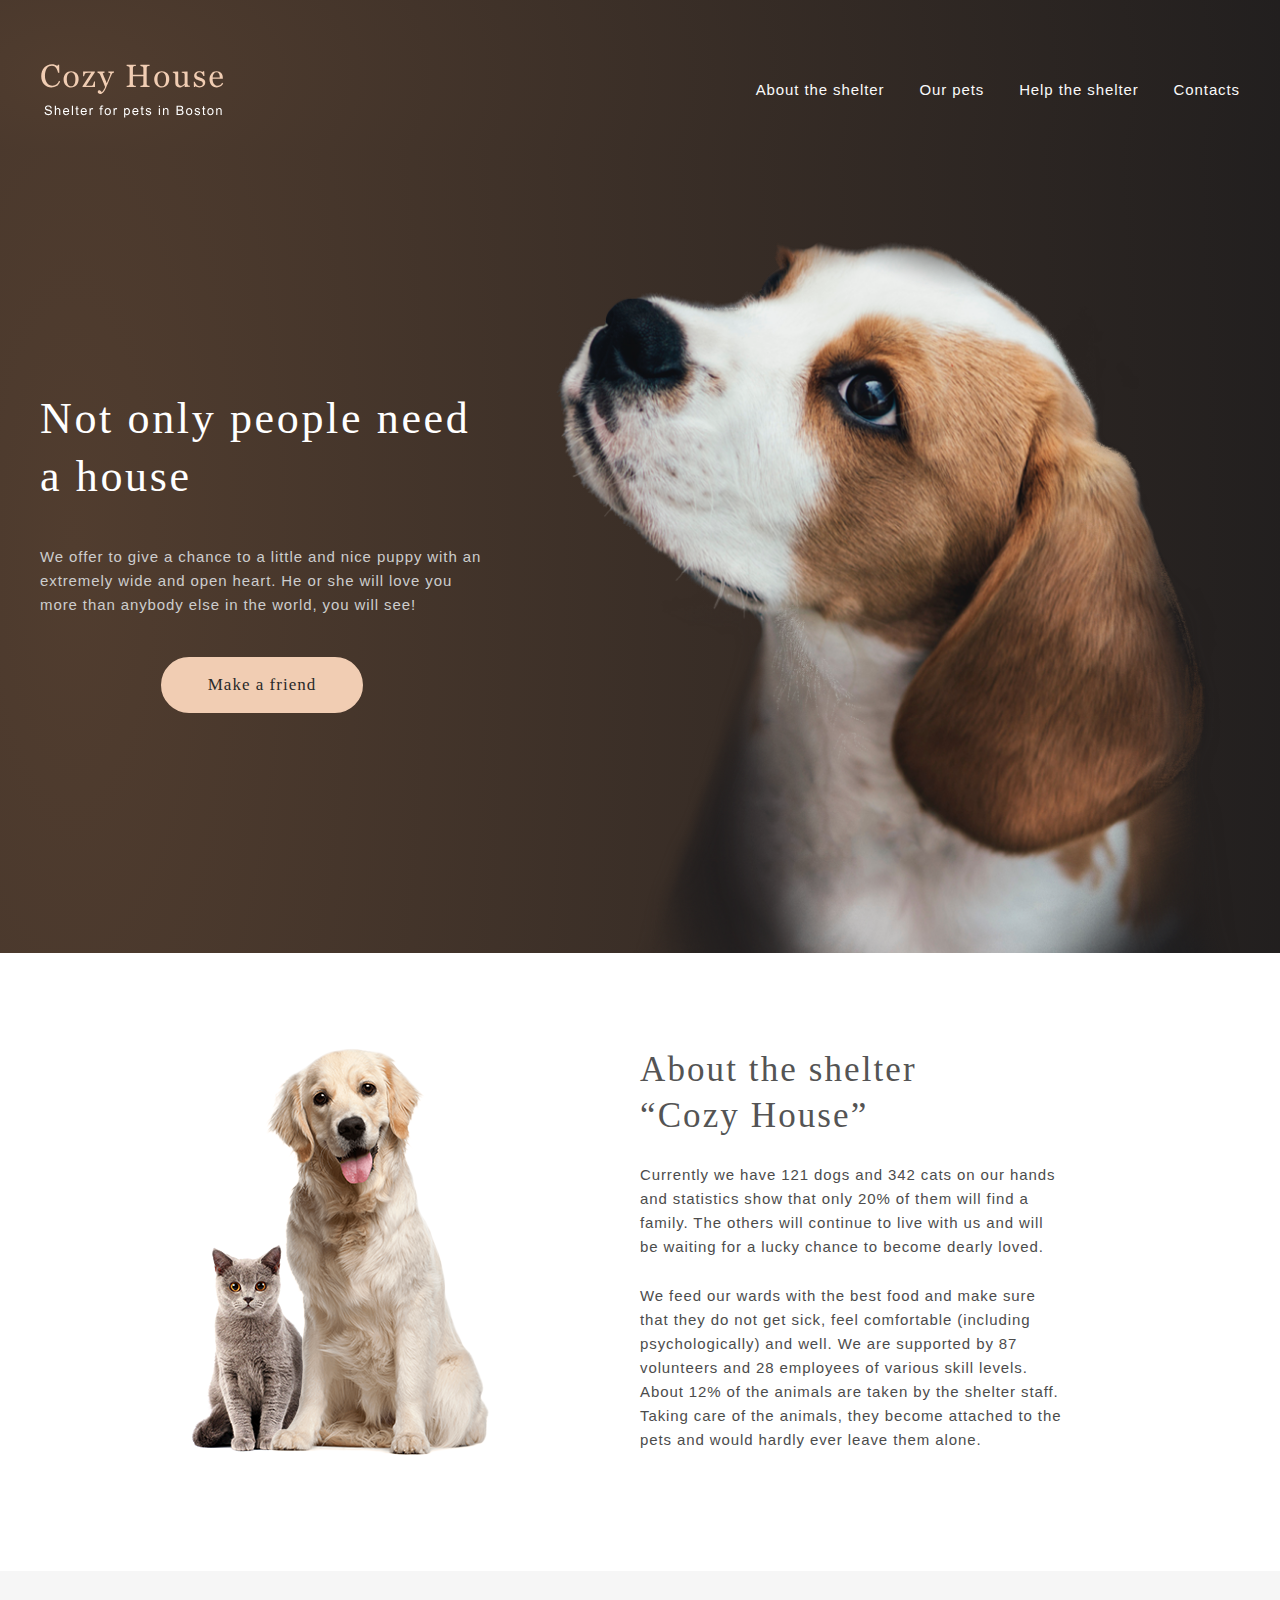
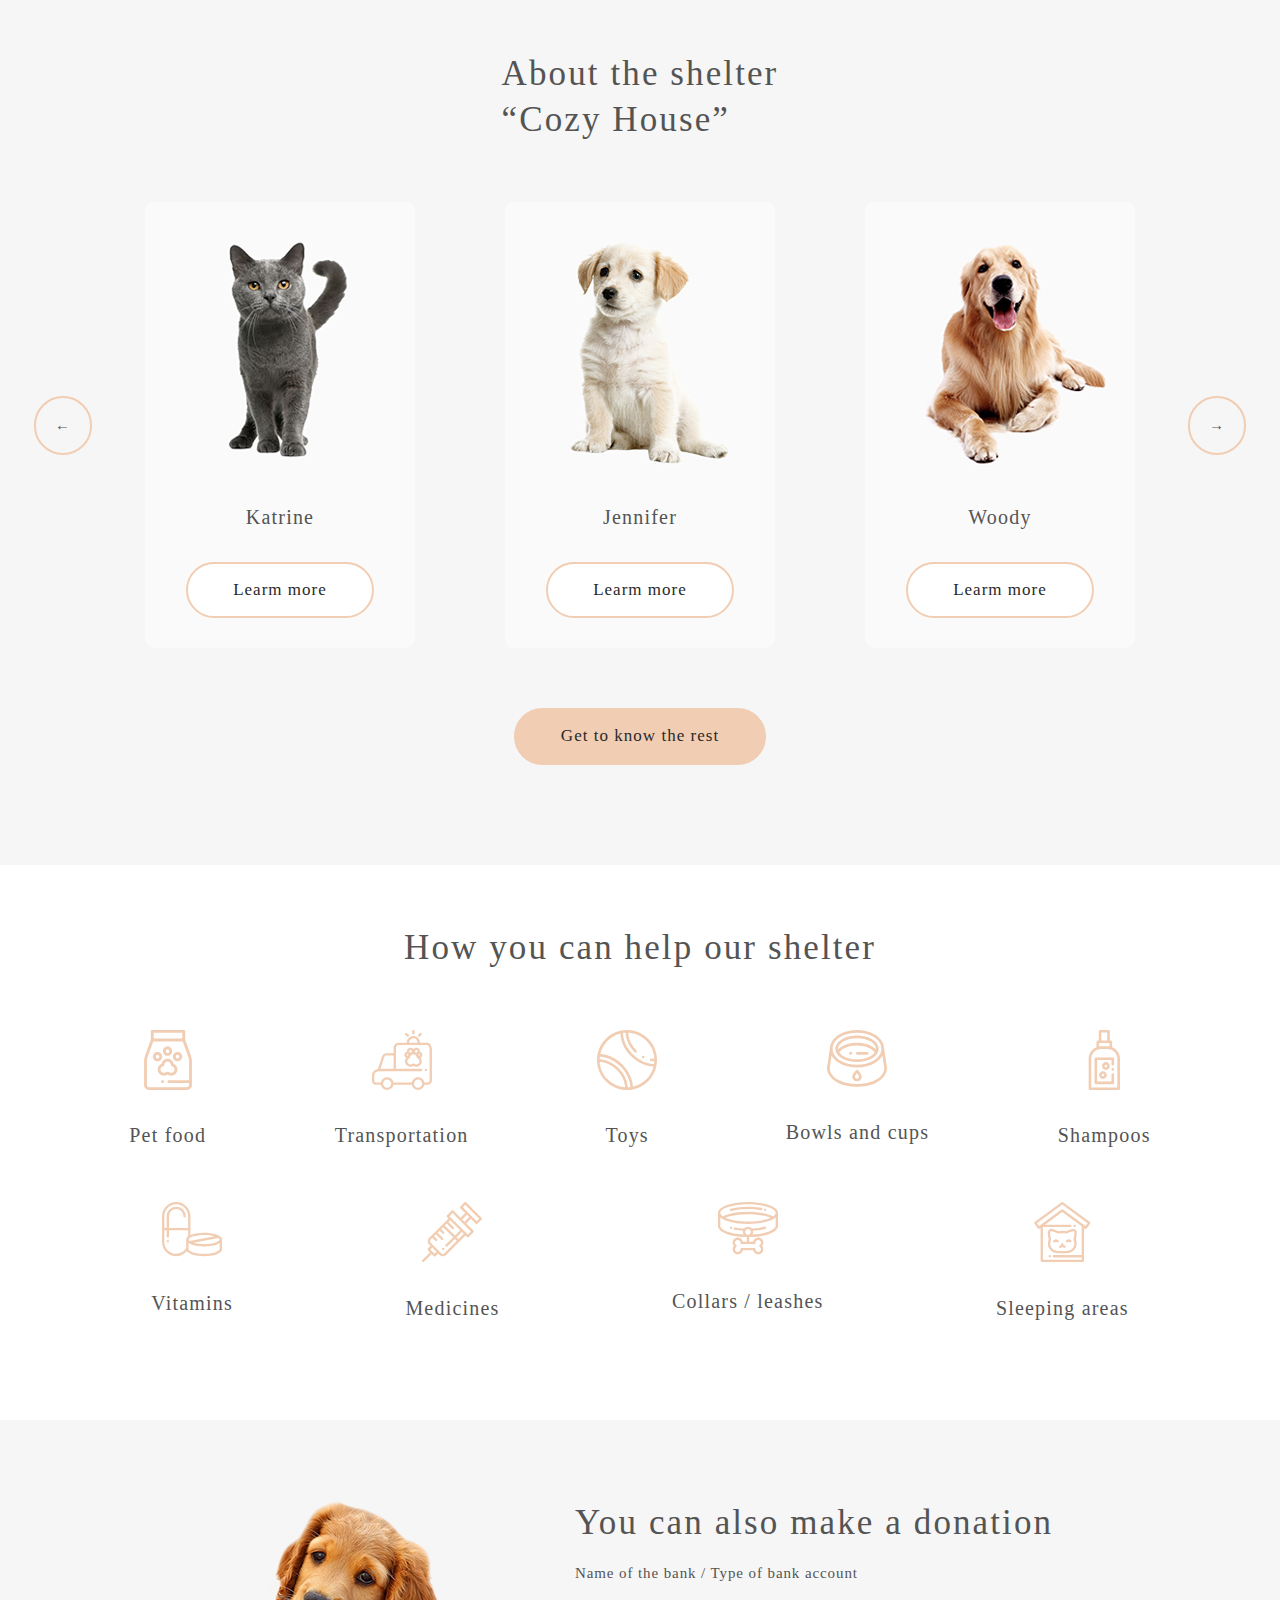
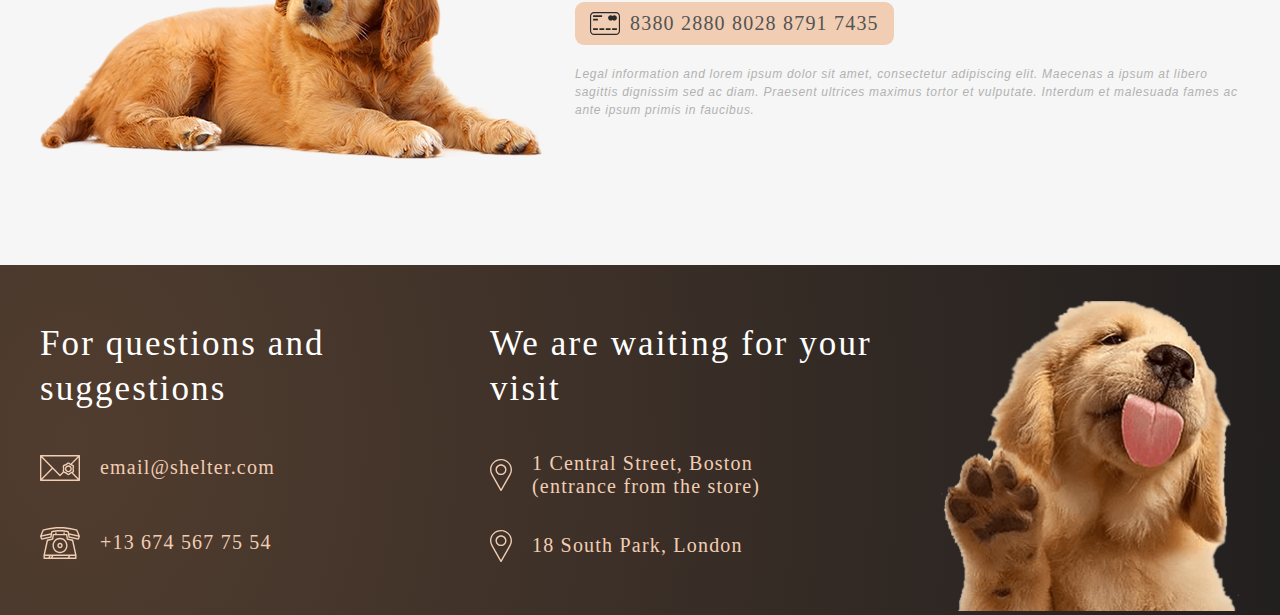
<file: main/index.html>
<!DOCTYPE html>
<html lang="en">
  <head>
    <meta charset="UTF-8" />
    <meta http-equiv="X-UA-Compatible" content="IE=edge" />
    <meta name="viewport" content="width=device-width, initial-scale=1.0" />
    <link rel="stylesheet" href="../index.css" />
    <link rel="stylesheet" href="main.css" />
    <link rel="stylesheet" href="main_adaptive.css" />
    <title>Shelter</title>
  </head>
  <body>
    <div class="wrapper">
      <header id="open" class="header">
        <div id="close" class="header__container">
          <div class="header__logo">
            <img src="./img/header/Logo.svg" alt="logo" />
          </div>
          <div class="header__menu menu">
            <nav class="menu__body">
              <ul class="menu__list">
                <li class="menu__item">
                  <a href="#about" class="menu__link">About the shelter</a>
                </li>
                <li class="menu__item">
                  <a href="#our_pets" class="menu__link">Our pets</a>
                </li>
                <li class="menu__item">
                  <a href="#help" class="menu__link">Help the shelter</a>
                </li>
                <li class="menu__item">
                  <a href="#contacts" class="menu__link">Contacts</a>
                </li>
              </ul>
            </nav>
            <a href="#open" class="icon-menu"><span></span></a>
            <a href="#close" class="close-icon-menu"></a>
          </div>
        </div>
      </header>
      <main class="main">
        <section class="not_only">
          <div class="not_only__container">
            <div class="not_only__content">
              <h1 class="not_only__title">Not only people need a house</h1>
              <div class="not_only__text">
                We offer to give a chance to a little and nice puppy with an
                extremely wide and open heart. He or she will love you more than
                anybody else in the world, you will see!
              </div>
              <a href="" class="not_only__button button">Make a friend</a>
            </div>
            <div class="not_only__img">
              <img
                src="../main/img/not-only/start-screen-puppy.png"
                alt="A pet"
              />
            </div>
          </div>
        </section>

        <section id="about" class="about">
          <div class="about__container">
            <div class="about__img">
              <img src="../main/img/about/about-pets.png" alt="Dog and cat" />
            </div>
            <div class="about__content">
              <h3 class="about__title title">
                About the shelter <br />“Cozy House”
              </h3>
              <div class="about__text">
                Currently we have 121 dogs and 342 cats on our hands and
                statistics show that only 20% of them will find a family. The
                others will continue to live with us and will be waiting for a
                lucky chance to become dearly loved.
              </div>
              <div class="about__text">
                We feed our wards with the best food and make sure that they do
                not get sick, feel comfortable (including psychologically) and
                well. We are supported by 87 volunteers and 28 employees of
                various skill levels. About 12% of the animals are taken by the
                shelter staff. Taking care of the animals, they become attached
                to the pets and would hardly ever leave them alone.
              </div>
            </div>
          </div>
        </section>

        <section id="our_pets" class="our_friends">
          <div class="our_friends__container">
            <h3 class="our_friends__title title">
              About the shelter <br />“Cozy House”
            </h3>
            <div class="our_friends__slider">
              <a class="prev" href="">&#8592;</a>
              <div class="slider__friends">
                <div class="item__friend">
                  <img
                    src="../main/img/our-friends/pets-katrine.png"
                    alt="Cat"
                  />
                  <div class="title__friend">Katrine</div>
                  <a class="button__friend button" href="">Learm more</a>
                </div>

                <div class="item__friend">
                  <img
                    src="../main/img/our-friends/pets-jennifer.png"
                    alt="Dod"
                  />
                  <div class="title__friend">Jennifer</div>
                  <a class="button__friend button" href="">Learm more</a>
                </div>

                <div class="item__friend">
                  <img src="../main/img/our-friends/pets-woody.png" alt="Dog" />
                  <div class="title__friend">Woody</div>
                  <a class="button__friend button" href="">Learm more</a>
                </div>

                <!--<div class="item__friend">
                  <img
                    src="../main/img/our-friends/pets-sophia.png"
                    alt="Dog"
                  />
                  <div class="title__friend">Sophia</div>
                  <a class="button__friend button" href="">Learm more</a>
                </div>

                <div class="item__friend">
                  <img src="../main/img/our-friends/pets-timmy.png" alt="Cat" />
                  <div class="title__friend">Timmy</div>
                  <a class="button__friend button" href="">Learm more</a>
                </div>

                <div class="item__friend">
                  <img
                    src="../main/img/our-friends/pets-charly.png"
                    alt="Dog"
                  />
                  <div class="title__friend">Charly</div>
                  <a class="button__friend button" href="">Learm more</a>
                </div>

                <div class="item__friend">
                  <img
                    src="../main/img/our-friends/pets-scarlet.png"
                    alt="Dog"
                  />
                  <div class="title__friend">Scarlett</div>
                  <a class="button__friend button" href="">Learm more</a>
                </div>

                <div class="item__friend">
                  <img
                    src="../main/img/our-friends/pets-freddie.png"
                    alt="Cat"
                  />
                  <div class="title__friend">Freddie</div>
                  <a class="button__friend button" href="">Learm more</a>
                </div>-->
              </div>
              <a class="next" href="">&#8594;</a>
            </div>
            <div class="button__bottom">
              <a class="prev__bottom" href="">&#8592;</a>
              <a class="next__bottom" href="">&#8594;</a>
            </div>

            <a
              class="our_friends__button button"
              href="../pets/pets.html#pets"
              target="_blank"
              >Get to know the rest</a
            >
          </div>
        </section>

        <section id="help" class="help">
          <div class="help__container">
            <h3 class="help__title title">How you can help our shelter</h3>
            <div class="help__list">
              <div class="help__item">
                <div class="item__img">
                  <img src="../main/img/help/food.svg" alt="Pet_food" />
                </div>
                <p class="item__title">Pet food</p>
              </div>
              <div class="help__item">
                <div class="item__img">
                  <img
                    src="../main/img/help/transportation.svg"
                    alt="Transportation"
                  />
                </div>
                <p class="item__title">Transportation</p>
              </div>
              <div class="help__item">
                <div class="item__img">
                  <img src="../main/img/help/toys.svg" alt="Toys" />
                </div>

                <p class="item__title">Toys</p>
              </div>
              <div class="help__item">
                <div class="item__img">
                  <img
                    src="../main/img/help/bowls-and-cups.svg"
                    alt="Bowls_and_cups"
                  />
                </div>

                <p class="item__title">Bowls and cups</p>
              </div>
              <div class="help__item">
                <div class="item__img">
                  <img src="../main/img/help/shampoos.svg" alt="Shampoos" />
                </div>

                <p class="item__title">Shampoos</p>
              </div>
              <div class="help__item">
                <div class="item__img">
                  <img src="../main/img/help/vitamins.svg" alt="Vitamins" />
                </div>

                <p class="item__title">Vitamins</p>
              </div>
              <div class="help__item">
                <div class="item__img">
                  <img src="../main/img/help/medicines.svg" alt="Medicines" />
                </div>

                <p class="item__title">Medicines</p>
              </div>
              <div class="help__item">
                <div class="item__img">
                  <img
                    src="../main/img/help/collars-or-leashes.svg"
                    alt="Collars_leashes"
                  />
                </div>

                <p class="item__title">Collars / leashes</p>
              </div>
              <div class="help__item">
                <div class="item__img">
                  <img
                    src="../main/img/help/sleeping-area.svg"
                    alt="Sleeping_areas"
                  />
                </div>

                <p class="item__title">Sleeping areas</p>
              </div>
            </div>
          </div>
        </section>

        <section class="in_addition">
          <div class="in_addition__container">
            <div class="donation__content">
              <div class="in_addition__img">
                <img src="../main/img/in_addition/donation-dog.png" alt="Dog" />
              </div>
              <div class="in_addition__content">
                <h3 class="in_addition__title title">
                  You can also make a donation
                </h3>
                <div class="in_addition__donation">
                  <p class="donation__title">
                    Name of the bank / Type of bank account
                  </p>
                  <div class="donation__card">
                    <img
                      src="../main/img/in_addition/credit-card.svg"
                      alt="Card"
                    />
                    <p class="card__number">8380 2880 8028 8791 7435</p>
                  </div>
                  <p class="donation__text">
                    Legal information and lorem ipsum dolor sit amet,
                    consectetur adipiscing elit. Maecenas a ipsum at libero
                    sagittis dignissim sed ac diam. Praesent ultrices maximus
                    tortor et vulputate. Interdum et malesuada fames ac ante
                    ipsum primis in faucibus.
                  </p>
                </div>
              </div>
            </div>
          </div>
        </section>
      </main>

      <footer id="contacts" class="footer">
        <div class="footer__container">
          <div class="footer__contact">
            <h3 class="contact__title title">For questions and suggestions</h3>
            <div class="contact__email">
              <img src="../main/img/footer/icon-email.svg" alt="email" />
              <a href="email@shelter.com">email@shelter.com</a>
            </div>
            <div class="contact__phone">
              <img src="../main/img/footer/icon-phone.svg" alt="phone" />
              <span>+13 674 567 75 54</span>
            </div>
          </div>

          <div class="footer__addresses">
            <h3 class="addresses__title title">
              We are waiting for your visit
            </h3>
            <div class="address">
              <img src="../main/img/footer/icon-marker.svg" alt="address" />
              <span
                >1 Central Street, Boston <br />
                (entrance from the store)</span
              >
            </div>
            <div class="address">
              <img src="../main/img/footer/icon-marker.svg" alt="address" />
              <span>18 South Park, London</span>
            </div>
          </div>
          <div class="footer__img">
            <div class="img__pet">
              <img src="../main/img/footer/footer-puppy.png" alt="" />
            </div>
          </div>
        </div>
      </footer>
    </div>
  </body>
</html>
</file>
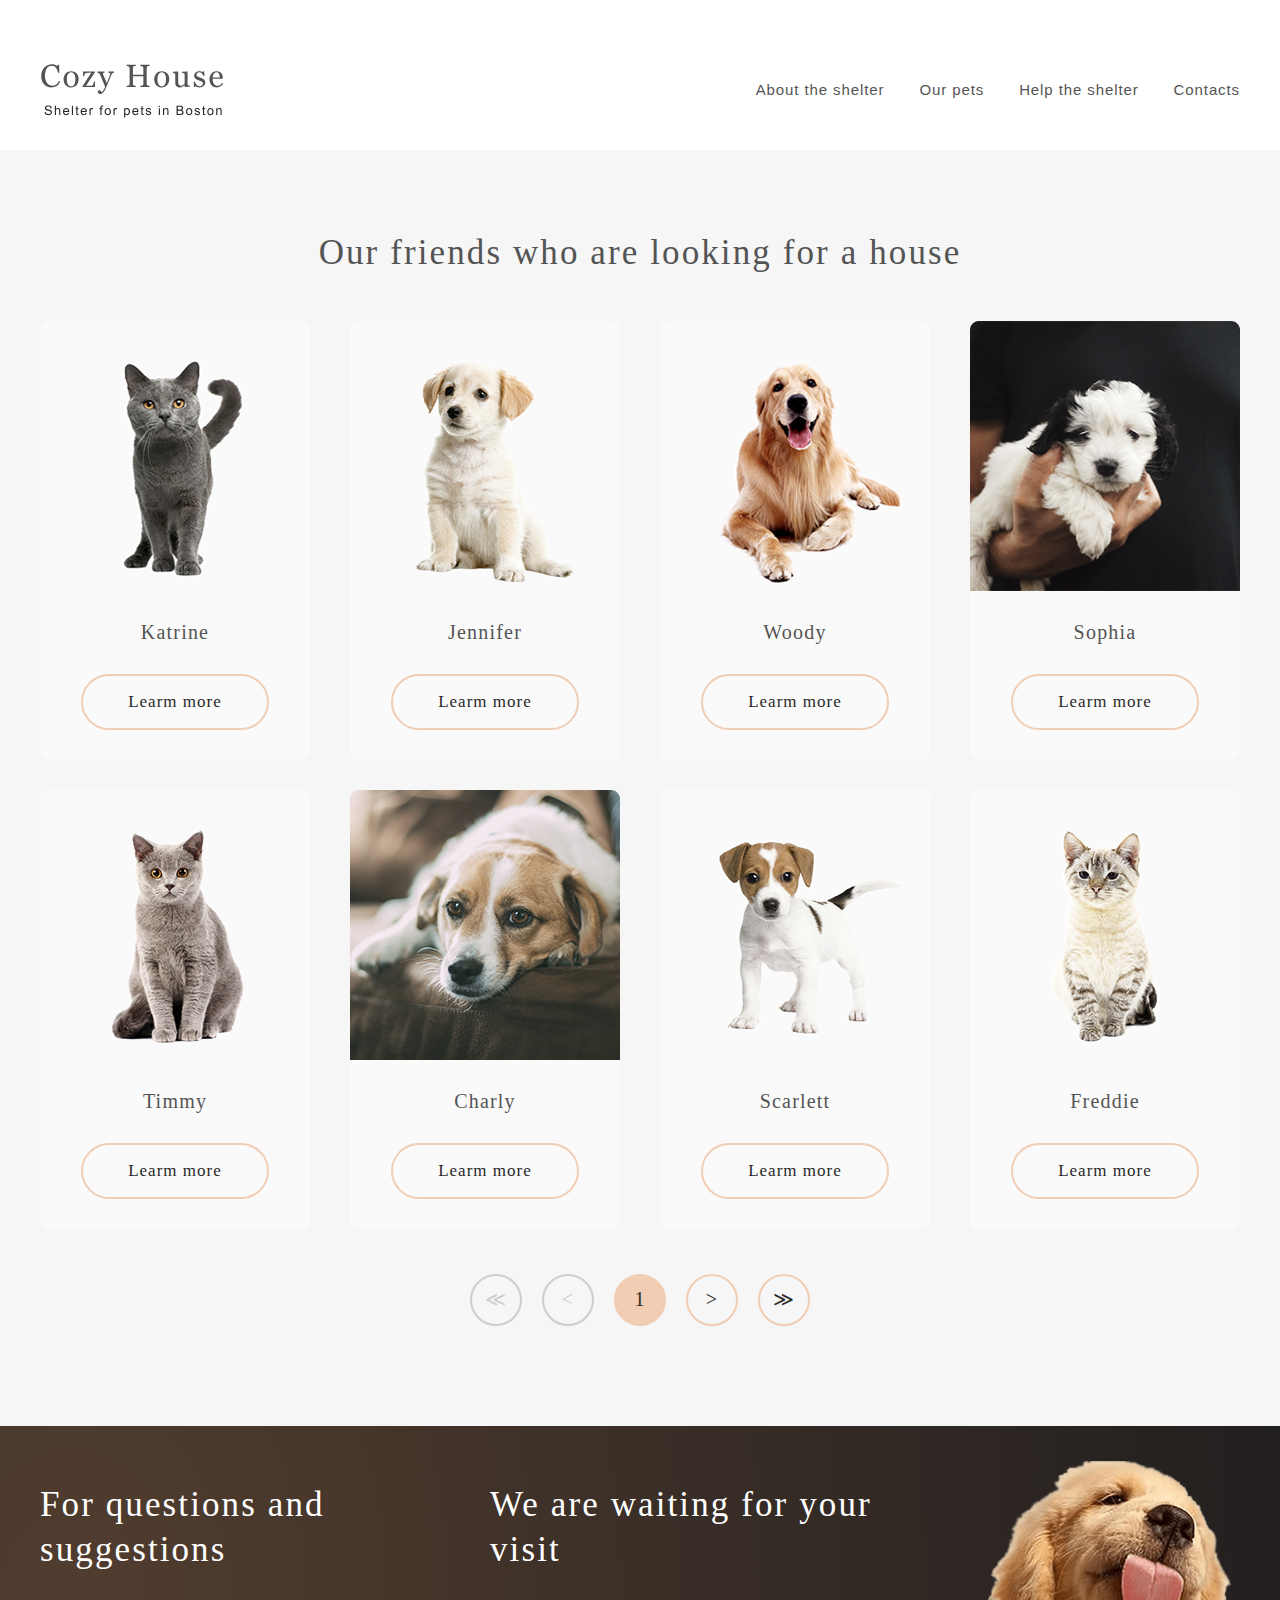
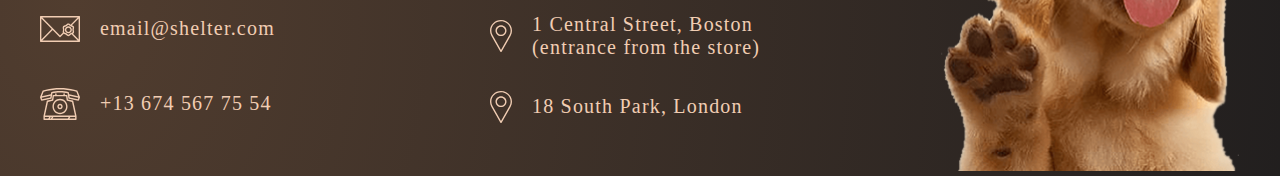
<file: pets/pets.html>
<!DOCTYPE html>
<html lang="en">
  <head>
    <meta charset="UTF-8" />
    <meta http-equiv="X-UA-Compatible" content="IE=edge" />
    <meta name="viewport" content="width=device-width, initial-scale=1.0" />
    <link rel="stylesheet" href="../index.css" />
    <link rel="stylesheet" href="pets.css" />
    <link rel="stylesheet" href="pets_adaptive.css" />
    <title>Pets</title>
  </head>
  <body>
    <div class="wrapper">
      <header id="open" class="header">
        <div id="close" class="header__container">
          <div class="header__logo">
            <img src="./img/header/Logo.svg" alt="logo" />
          </div>
          <div class="header__menu menu">
            <nav class="menu__body">
              <ul class="menu__list">
                <li class="menu__item">
                  <a href="../main/index.html#about" class="menu__link"
                    >About the shelter</a
                  >
                </li>
                <li class="menu__item">
                  <a href="#pets" class="menu__link">Our pets</a>
                </li>
                <li class="menu__item">
                  <a href="../main/index.html#help" class="menu__link"
                    >Help the shelter</a
                  >
                </li>
                <li class="menu__item">
                  <a href="#contacts" class="menu__link">Contacts</a>
                </li>
              </ul>
            </nav>
            <a href="#open" class="icon-menu"><span></span></a>
            <a href="#close" class="close-icon-menu"></a>
          </div>
        </div>
      </header>
      <main class="pets">
        <div id="pets" class="pets__container">
          <h3 class="pets__title title">
            Our friends who are looking for a house
          </h3>
          <div class="pets__list">
            <div class="pets__items">
              <div class="item__pet">
                <img src="../main/img/our-friends/pets-katrine.png" alt="Cat" />
                <div class="pet__title">Katrine</div>
                <a class="pet__button button" href="">Learm more</a>
              </div>
              <div class="item__pet">
                <img
                  src="../main/img/our-friends/pets-jennifer.png"
                  alt="Dod"
                />
                <div class="pet__title">Jennifer</div>
                <a class="pet__button button" href="">Learm more</a>
              </div>

              <div class="item__pet">
                <img src="../main/img/our-friends/pets-woody.png" alt="Dog" />
                <div class="pet__title">Woody</div>
                <a class="pet__button button" href="">Learm more</a>
              </div>

              <div class="item__pet">
                <img src="../main/img/our-friends/pets-sophia.png" alt="Dog" />
                <div class="pet__title">Sophia</div>
                <a class="pet__button button" href="">Learm more</a>
              </div>

              <div class="item__pet">
                <img src="../main/img/our-friends/pets-timmy.png" alt="Cat" />
                <div class="pet__title">Timmy</div>
                <a class="pet__button button" href="">Learm more</a>
              </div>

              <div class="item__pet">
                <img src="../main/img/our-friends/pets-charly.png" alt="Dog" />
                <div class="pet__title">Charly</div>
                <a class="pet__button button" href="">Learm more</a>
              </div>

              <div class="item__pet">
                <img src="../main/img/our-friends/pets-scarlet.png" alt="Dog" />
                <div class="pet__title">Scarlett</div>
                <a class="pet__button button" href="">Learm more</a>
              </div>

              <div class="item__pet">
                <img src="../main/img/our-friends/pets-freddie.png" alt="Cat" />
                <div class="pet__title">Freddie</div>
                <a class="pet__button button" href="">Learm more</a>
              </div>
            </div>
            <div class="list__buttons">
              <a class="list__button button__prev">&#8810;</a>
              <a class="list__button button__prev">&#60;</a>
              <a class="list__button button__active">1</a>
              <a class="list__button button__next">&#62;</a>
              <a class="list__button button__next">&#8811;</a>
            </div>
          </div>
        </div>
      </main>
      <footer id="contacts" class="footer">
        <div class="footer__container">
          <div class="footer__contact">
            <h3 class="contact__title title">For questions and suggestions</h3>
            <div class="contact__email">
              <img src="../main/img/footer/icon-email.svg" alt="email" />
              <a href="email@shelter.com">email@shelter.com</a>
            </div>
            <div class="contact__phone">
              <img src="../main/img/footer/icon-phone.svg" alt="phone" />
              <span>+13 674 567 75 54</span>
            </div>
          </div>

          <div class="footer__addresses">
            <h3 class="addresses__title title">
              We are waiting for your visit
            </h3>
            <div class="address">
              <img src="../main/img/footer/icon-marker.svg" alt="address" />
              <span
                >1 Central Street, Boston <br />
                (entrance from the store)</span
              >
            </div>
            <div class="address">
              <img src="../main/img/footer/icon-marker.svg" alt="address" />
              <span>18 South Park, London</span>
            </div>
          </div>
          <div class="footer__img">
            <div class="img__pet">
              <img src="../main/img/footer/footer-puppy.png" alt="" />
            </div>
          </div>
        </div>
      </footer>
    </div>
  </body>
</html>
</file>
<file: index.css>
* {
  padding: 0;
  margin: 0;
  box-sizing: border-box;
  font-family: Georgia, serif;
  font-size: 15px;
  line-height: 1.15;
  font-weight: 400;
  font-style: normal;
  letter-spacing: 0.06em;
  color: #545454;
  text-decoration: none;
  list-style-type: none;
}

.wrapper {
  overflow: hidden;
  display: flex;
  flex-direction: column;
  min-height: 100vh;
}

[class*="__container"] {
  max-width: 1230px;
  margin: 0px auto;
  padding: 0px 15px;
}

html {
  scroll-behavior: smooth;
}
.header {
  background-image: radial-gradient(
    110.67% 538.64% at 5.73% 50%,
    #513d2f 0%,
    #1a1a1c 100%
  );
}

.header__container {
  display: flex;
  height: 120px;
  align-items: center;
  margin-top: 30px;
}

.header__menu {
  flex: 1 1 auto;
}

.menu {
  display: flex;
  justify-content: flex-end;
}

.menu__list {
  display: flex;
}

.menu__item {
  margin-left: 35px;
}

.menu__link {
  font-family: Arial, sans-serif;
  line-height: 1.6;
  color: #fafafa;
}

.menu__link:hover {
  border-bottom: 3px solid #f1cdb3;
  margin-top: 7px;
  transition: 0.3s ease;
}

.main {
  flex: 1 1 auto;
}

.title {
  font-size: 35px;
  line-height: 1.3;
}

.button {
  border: 2px solid #f1cdb3;
  border-radius: 100px;
  padding: 15px 45px;
  font-size: 17px;
  line-height: 1.3;
  color: #292929;
  cursor: pointer;
}

.footer {
  background-image: radial-gradient(
    110.67% 538.64% at 5.73% 50%,
    #513d2f 0%,
    #1a1a1c 100%
  );
}

.footer__container {
  display: flex;
  justify-content: space-between;
  gap: 65px;
}

.footer__contact,
.footer__addresses {
  display: flex;
  flex-direction: column;
  flex: 1 1 25%;
  margin: 56px 0 13px 0;
}

.contact__title,
.addresses__title {
  margin-bottom: 40px;
  color: #ffffff;
}

.contact__email,
.contact__phone,
.address {
  display: flex;
  align-items: center;
  margin-bottom: 43px;
}

.address {
  margin-bottom: 32px;
}

.contact__email a,
.contact__phone span,
.address span {
  margin-left: 20px;
  font-size: 20px;
  color: #f1cdb3;
}

.footer__img {
  display: flex;
  align-items: flex-end;
  flex: 0 0 25%;
}

@media (max-width: 1280px) {
  [class*="__container"] {
    max-width: 1230px;
  }
}

@media (max-width: 991.98px) {
  [class*="__container"] {
    max-width: 962px;
  }

  .footer__container {
    flex-wrap: wrap;
    justify-content: center;
  }
}

@media (max-width: 767.98px) {
  [class*="__container"] {
    max-width: none;
  }

  .menu__body {
    position: fixed;
    top: 0;
    left: -100%;
    width: 100%;
    height: 100vh;
    overflow: hidden;
    background-color: #ffffff;
    padding: 90px 15px 30px 15px;
    transition: left 0.3s ease;
  }

  .header:target .menu__body {
    left: 0;
  }

  .header:target .menu__body::before {
    content: "";
    position: fixed;
    top: 0;
    left: 0;
    height: 80px;
    width: 100%;
    background-color: #ffffff;
  }

  .menu__list {
    flex-direction: column;
    justify-content: center;
    align-items: center;
  }

  .menu__item {
    margin-bottom: 25px;
  }

  .menu__item:last-child {
    margin-bottom: 0px;
  }

  .menu__link {
    font-size: 20px;
  }
}

.close-icon-menu,
.icon-menu {
  display: none;
}

@media (max-width: 767.98px) {
  [class*="__container"] {
    max-width: none;
  }

  .icon-menu {
    position: relative;
    display: flex;
    flex: 0 0 30px;
    height: 18px;
    flex-direction: column;
    justify-content: space-between;
    margin-left: 20px;
  }

  .icon-menu::before,
  .icon-menu::after {
    content: "";
    background-color: #f1cdb3;
    height: 2px;
  }

  .icon-menu span {
    height: 2px;
    background-color: #f1cdb3;
  }

  .close-icon-menu {
    flex: 0 0 30px;
    height: 30px;
    position: relative;
  }

  .close-icon-menu::after,
  .close-icon-menu::before {
    content: "";
    position: absolute;
    top: 50%;
    left: 0;
    width: 100%;
    background-color: #f1cdb3;
    height: 2px;
  }

  .close-icon-menu::before {
    transform: rotate(45deg);
  }

  .close-icon-menu::after {
    transform: rotate(-45deg);
  }

  .header:target .icon-menu {
    display: none;
  }

  .header:target .close-icon-menu {
    display: flex;
  }

  .list__buttons {
    column-gap: 8px;
  }

  .footer__container {
    flex-direction: column;
    align-items: center;
    text-align: center;
  }

  .contact__email,
  .contact__phone,
  .address {
    justify-content: center;
  }

  .address {
    margin-bottom: 43px;
  }
}
</file>
<file: main/main.css>
/*-------------------not only-------------*/
.not_only {
  background-image: radial-gradient(
    110.67% 538.64% at 5.73% 50%,
    #513d2f 0%,
    #1a1a1c 100%
  );
}

.not_only__container {
  display: flex;
  justify-content: space-between;
  gap: 42px;
}

.not_only__content {
  display: flex;
  flex-direction: column;
  flex: 0 0 37%;
  justify-content: center;
  align-items: center;
}

.not_only__title {
  font-size: 44px;
  line-height: 1.3;
  color: #ffffff;
}

.not_only__text {
  margin: 40px 0;
  font-family: Arial, sans-serif;
  line-height: 1.6;
  color: #cdcdcd;
}

.not_only__button {
  background-color: #f1cdb3;
  transition: 0.5s ease;
}
.not_only__button:hover {
  background-color: #fddcc4;
  border: 2px solid #fddcc4;
  transition: 0.5s ease;
}

.not_only__img {
  display: flex;
  flex: 0 0 57%;
  margin-top: 90px;
}
.not_only__img img {
  width: 100%;
  height: auto;
}

.about {
  background-color: #ffffff;
}

.about__container {
  display: flex;
}

.about__img {
  display: flex;
  justify-content: center;
  align-items: center;
  flex: 0 0 50%;
  margin: 80px 0 100px 0;
}

.about__content {
  flex: 0 0 50%;
  margin: 94px 0;
  padding-right: 175px;
}

.about__text {
  margin: 25px 0;
  font-family: Arial, sans-serif;
  line-height: 1.6;
  color: #4c4c4c;
}

.our_friends {
  background-color: #f6f6f6;
}

.our_friends__container {
  display: flex;
  flex-direction: column;
  justify-content: center;
  align-items: center;
}

.our_friends__slider {
  display: flex;
  justify-content: center;
  align-items: center;
}

.our_friends__title {
  padding: 80px 0 60px 0;
}

.prev,
.next {
  border: 2px solid #f1cdb3;
  border-radius: 100px;
  padding: 19px;
  transition: 0.5s ease;
}

.prev:hover,
.next:hover {
  background-color: #f1cdb3;
  transition: 0.5s ease;
}

.button__bottom {
  display: none;
}

.prev__bottom,
.next__bottom {
  border: 2px solid #f1cdb3;
  border-radius: 100px;
  padding: 19px;
}
.slider__friends {
  display: flex;
  column-gap: 90px;
  margin: 0 53px;
}

.item__friend {
  display: flex;
  flex-direction: column;
  align-items: center;
  row-gap: 30px;
  background: #fafafa;
  border-radius: 9px;
  cursor: pointer;
  transition: 1s ease;
}

.item__friend:hover {
  transform: scale(1.1, 1.1);
  box-shadow: 0px 5px 5px -5px rgba(34, 60, 80, 0.6);
  transition: 1s ease;
}

.title__friend {
  font-size: 20px;
  line-height: 1.5;
}

.button__friend {
  background-color: #ffffff;
  margin-bottom: 30px;
  transition: 0.5s ease;
}

.button__friend:hover {
  background-color: #f1cdb3;
  transition: 0.5s ease;
}

.our_friends__button {
  margin: 60px 0 100px 0;
  background-color: #f1cdb3;
  transition: 0.5s ease;
}

.our_friends__button:hover {
  background-color: #fddcc4;
  transition: 0.5s ease;
}

.help {
  background-color: #ffffff;
}

.help__container {
  display: flex;
  flex-direction: column;
}

.help__title {
  margin-top: 60px;
  text-align: center;
}

.help__list {
  display: flex;
  justify-content: space-around;
  column-gap: 120px;
  row-gap: 55px;
  flex-wrap: wrap;
  margin: 60px 85px 100px 85px;
}

.help__item {
  display: flex;
  flex-direction: column;
  align-items: center;
  row-gap: 30px;
}

.item__title {
  text-align: center;
  font-size: 20px;
}

.in_addition {
  background-color: #f6f6f6;
}

.donation__content {
  display: flex;
  justify-content: center;
  padding: 80px 0px 100px 0px;
}

.in_addition__content {
  display: flex;
  flex-direction: column;
  row-gap: 20px;
  margin-left: 30px;
}

.in_addition__donation {
  display: flex;
  flex-direction: column;
  align-items: start;
  row-gap: 20px;
}

.donation__card {
  display: flex;
  align-items: center;
  padding: 10px 15px;
  gap: 10px;
  background: #f1cdb3;
  border-radius: 9px;
}

.card__number {
  font-size: 20px;
}

.donation__text {
  font-family: Arial, sans-serif;
  font-style: italic;
  font-size: 12px;
  line-height: 1.5;
  color: #b2b2b2;
}
</file>
<file: main/main_adaptive.css>
@media (max-width: 1280px) {
  .slider__friends {
    column-gap: calc(15px + (90 - 15) * ((100vw - 992px) / (1280-992)));
    margin-left: calc(15px + (53 - 15) * ((100vw - 992px) / (1280-992)));
    margin-right: calc(15px + (53 - 15) * ((100vw - 992px) / (1280-992)));
  }
}

@media (max-width: 991.98px) {
  .not_only__container {
    flex-direction: column;
  }

  .title {
    text-align: center;
  }

  .not_only__content {
    padding: 60px 150px 0 150px;
  }

  .about__container {
    flex-direction: column-reverse;
    justify-content: center;
    align-items: center;
  }

  .about__content {
    display: flex;
    flex-direction: column;
    align-items: center;
    padding: 50px 150px 0 150px;
    margin: 0;
  }

  .about__img {
    margin: 50px 0;
  }
  .slider__friends {
    column-gap: 40px;
    margin: 0 25px;
  }

  .item__friend:nth-child(3) {
    position: absolute;
    top: -100%;
  }

  .donation__content {
    flex-direction: column-reverse;
    row-gap: 60px;
    padding: 50px 150px;
  }
}

@media (max-width: 767.98px) {
  .menu__body {
    background-color: #513d2f;
  }

  .header:target .menu__body::before {
    background-color: #513d2f;
  }
  .not_only__content {
    padding: 60px 0 0 0;
  }

  .about__content {
    padding: 50px 0 0 0;
  }

  .item__friend:nth-child(2) {
    position: absolute;
    top: -100%;
  }

  .our_friends__slider {
    justify-content: center;
  }

  .prev,
  .next {
    display: none;
  }

  .button__bottom {
    display: flex;
    justify-content: center;
    margin-top: 20px;
    column-gap: 30px;
  }
  .in_addition__img img {
    width: 100%;
    height: auto;
  }

  .donation__content {
    padding: 50px 0;
  }

  .in_addition__content {
    margin-left: 0px;
  }

  .card__number {
    font-size: 15px;
  }
}
</file>
<file: pets/pets.css>
.header {
  background: #ffffff;
}
.menu__link {
  color: #545454;
}
.pets {
  background: #f6f6f6;
}

.pets__title {
  text-align: center;
  margin-top: 80px;
}

.pets__items {
  display: flex;
  flex-wrap: wrap;
  justify-content: center;
  column-gap: 40px;
  row-gap: 30px;
  margin: 45px 0;
}
.item__pet {
  display: flex;
  flex-direction: column;
  align-items: center;
  row-gap: 30px;
  padding-bottom: 30px;
  background: #fafafa;
  border-radius: 9px;
  cursor: pointer;
  transition: 1s ease;
}
.item__pet:hover {
  transform: scale(1.1, 1.1);
  box-shadow: 0px 5px 5px -5px rgba(34, 60, 80, 0.6);
  transition: 1s ease;
}
.pet__title {
  font-size: 20px;
}

.list__buttons {
  display: flex;
  justify-content: center;
  column-gap: 20px;
  margin-bottom: 100px;
}
.list__button {
  display: flex;
  justify-content: center;
  align-items: center;
  width: 52px;
  height: 52px;
  border-radius: 100px;
  font-size: 20px;
}

.button__prev {
  border: 2px solid #cdcdcd;
  color: #cdcdcd;
}
.button__active {
  border: 2px solid #f1cdb3;
  background-color: #f1cdb3;
  color: #292929;
}

.button__next {
  border: 2px solid #f1cdb3;
  color: #292929;
}
.button__active:hover,
.pet__button:hover {
  border: 2px solid #fddcc4;
  background-color: #fddcc4;
  transition: 0.5s ease;
}
</file>
<file: pets/pets_adaptive.css>
@media (max-width: 767.98px) {
  .list__buttons {
    column-gap: 8px;
  }
  .footer__container {
    flex-direction: column;
    justify-content: center;
    align-items: center;
    text-align: center;
  }
  .contact__email,
  .contact__phone,
  .address {
    justify-content: center;
  }
  .address {
    margin-bottom: 43px;
  }
}
</file>
